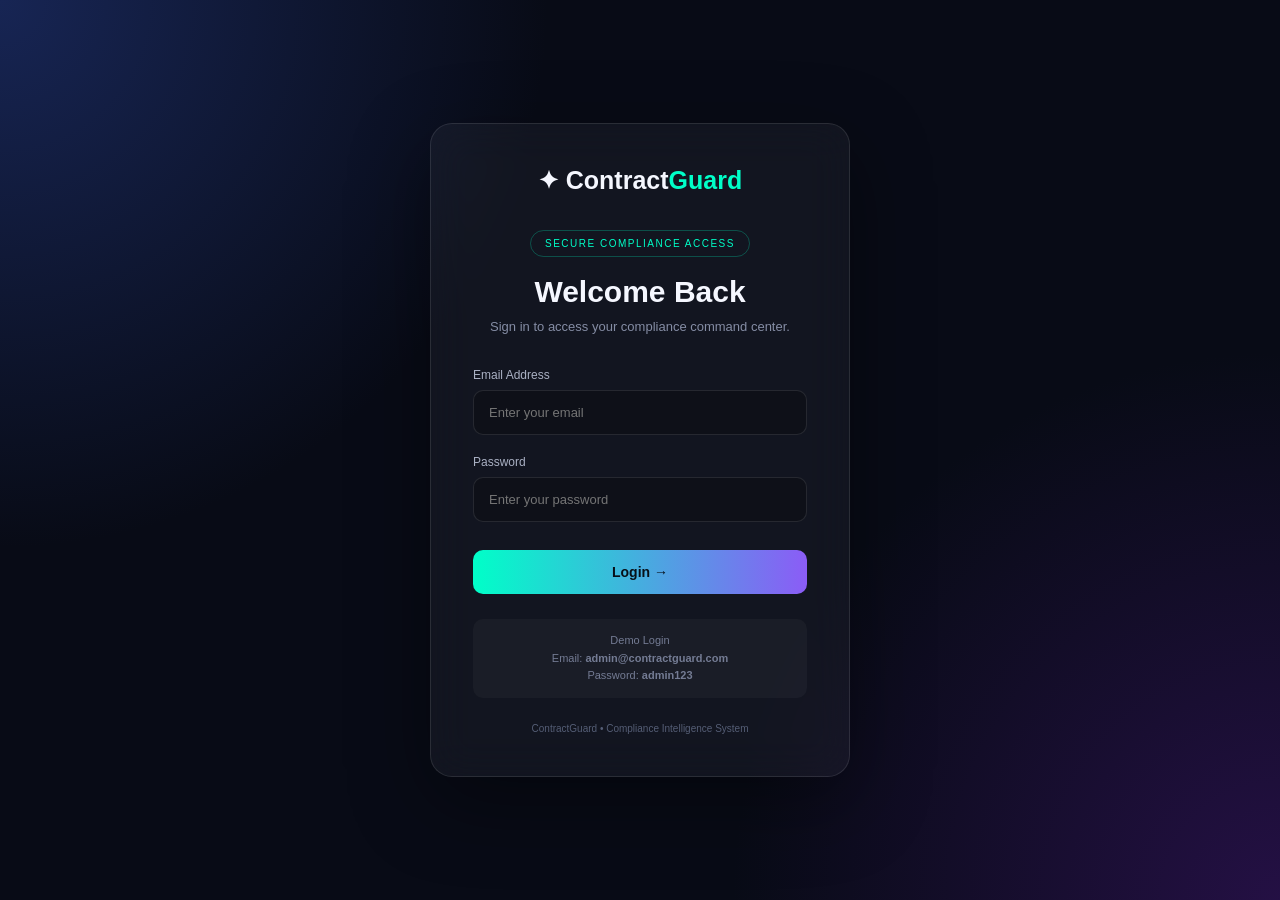
<file: OneDrive/Desktop/AI-ContractGuard/login.html>
<!DOCTYPE html>
<html lang="en">

<head>
    <meta charset="UTF-8">
    <meta name="viewport" content="width=device-width, initial-scale=1.0">

    <title>Login | ContractGuard</title>

    <style>

        * {
            margin: 0;
            padding: 0;
            box-sizing: border-box;
        }

        body {
            min-height: 100vh;

            display: flex;
            align-items: center;
            justify-content: center;

            font-family: "Segoe UI", Arial, sans-serif;

            background:
                radial-gradient(
                    circle at top left,
                    #172554,
                    transparent 35%
                ),
                radial-gradient(
                    circle at bottom right,
                    #241044,
                    transparent 35%
                ),
                #080b16;

            color: #f5f7ff;
        }


        .login-container {
            width: 420px;
            max-width: 90%;

            padding: 42px;

            background: rgba(255,255,255,0.045);

            border: 1px solid rgba(255,255,255,0.1);

            border-radius: 22px;

            backdrop-filter: blur(20px);

            box-shadow:
                0 25px 80px rgba(0,0,0,0.4);
        }


        .logo {
            text-align: center;

            font-size: 25px;
            font-weight: 700;

            margin-bottom: 35px;
        }


        .logo span {
            color: #00ffc8;
        }


        .badge {
            display: block;

            width: fit-content;

            margin: 0 auto 18px;

            padding: 7px 14px;

            border-radius: 50px;

            border: 1px solid rgba(0,255,200,0.25);

            color: #00ffc8;

            font-size: 10px;

            letter-spacing: 1.5px;
        }


        h1 {
            text-align: center;

            font-size: 30px;

            margin-bottom: 8px;
        }


        .subtitle {
            text-align: center;

            color: #858da5;

            font-size: 13px;

            margin-bottom: 30px;

            line-height: 1.6;
        }


        .input-group {
            margin-bottom: 20px;
        }


        .input-group label {
            display: block;

            margin-bottom: 8px;

            color: #aab1c4;

            font-size: 12px;
        }


        .input-group input {
            width: 100%;

            padding: 14px 15px;

            border-radius: 10px;

            border: 1px solid rgba(255,255,255,0.1);

            background: rgba(0,0,0,0.2);

            color: white;

            outline: none;

            font-size: 13px;
        }


        .input-group input:focus {
            border-color: #00ffc8;

            box-shadow:
                0 0 0 3px rgba(0,255,200,0.06);
        }


        .login-btn {
            width: 100%;

            padding: 14px;

            margin-top: 8px;

            border: none;

            border-radius: 10px;

            background:
                linear-gradient(
                    90deg,
                    #00ffc8,
                    #8b5cf6
                );

            color: #071019;

            font-weight: 700;

            font-size: 14px;

            cursor: pointer;

            transition: 0.3s;
        }


        .login-btn:hover {
            transform: translateY(-2px);

            box-shadow:
                0 10px 30px rgba(0,255,200,0.15);
        }


        .error {
            display: none;

            margin-top: 15px;

            padding: 10px;

            border-radius: 8px;

            text-align: center;

            background: rgba(255,70,100,0.1);

            border: 1px solid rgba(255,70,100,0.25);

            color: #ff8b9e;

            font-size: 12px;
        }


        .demo-info {
            margin-top: 25px;

            padding: 13px;

            border-radius: 10px;

            background: rgba(255,255,255,0.03);

            color: #747c94;

            font-size: 11px;

            text-align: center;

            line-height: 1.6;
        }


        .footer {
            text-align: center;

            margin-top: 25px;

            color: #555e76;

            font-size: 10px;
        }

    </style>
</head>


<body>

    <div class="login-container">

        <div class="logo">
            ✦ Contract<span>Guard</span>
        </div>


        <div class="badge">
            SECURE COMPLIANCE ACCESS
        </div>


        <h1>Welcome Back</h1>

        <p class="subtitle">
            Sign in to access your compliance command center.
        </p>


        <form id="loginForm">

            <div class="input-group">

                <label for="email">
                    Email Address
                </label>

                <input
                    type="email"
                    id="email"
                    placeholder="Enter your email"
                    required
                >

            </div>


            <div class="input-group">

                <label for="password">
                    Password
                </label>

                <input
                    type="password"
                    id="password"
                    placeholder="Enter your password"
                    required
                >

            </div>


            <button
                type="submit"
                class="login-btn"
            >
                Login →
            </button>

        </form>


        <div
            id="error"
            class="error"
        >
            Invalid email or password.
        </div>


        <div class="demo-info">

            Demo Login<br>

            Email:
            <strong>admin@contractguard.com</strong>
            <br>

            Password:
            <strong>admin123</strong>

        </div>


        <div class="footer">
            ContractGuard • Compliance Intelligence System
        </div>

    </div>


    <script>

        const loginForm =
            document.getElementById("loginForm");

        const error =
            document.getElementById("error");


        loginForm.addEventListener(
            "submit",
            function(event) {

                event.preventDefault();


                const email =
                    document.getElementById("email").value.trim();

                const password =
                    document.getElementById("password").value;


                /*
                 * DEMO LOGIN
                 * Backend authentication will be added next.
                 */

                if (
                    email === "admin@contractguard.com"
                    &&
                    password === "admin123"
                ) {

                    sessionStorage.setItem(
                        "contractGuardLoggedIn",
                        "true"
                    );

                    window.location.href =
                        "index.html";

                } else {

                    error.style.display =
                        "block";

                }

            }
        );

    </script>

</body>

</html>
</file>
